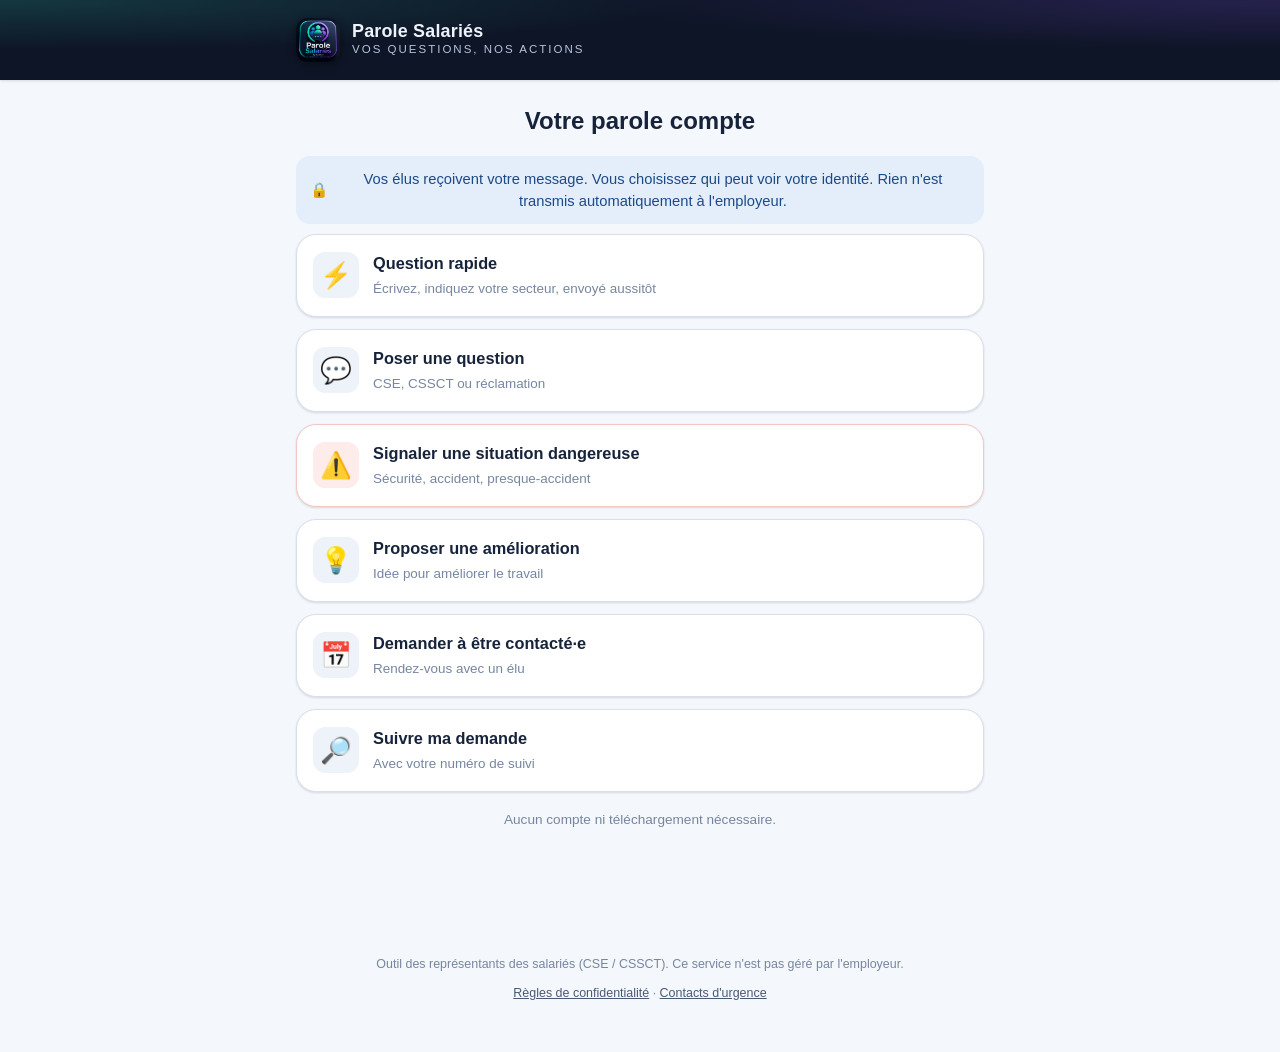
<file: index.html>
<!doctype html>
<html lang="fr">
<head>
  <meta charset="utf-8" />
  <meta name="viewport" content="width=device-width, initial-scale=1, viewport-fit=cover" />
  <meta name="theme-color" content="#0e1526" />
  <meta name="description" content="Parole Salariés By Cedmad — déposez une question, un signalement ou une proposition à vos élus CSE / CSSCT. Vos questions, nos actions." />
  <title>Parole Salariés By Cedmad — Portail salarié</title>
  <link rel="manifest" href="manifest.webmanifest" />
  <link rel="apple-touch-icon" href="assets/apple-touch-icon.png" />
  <link rel="icon" href="assets/icon-192.png" />
  <link rel="stylesheet" href="css/styles.css" />
  <link rel="stylesheet" href="css/portal.css" />
</head>
<body>
  <a class="visually-hidden" href="#main">Aller au contenu</a>

  <header class="app-header">
    <div class="container">
      <img class="logo" src="assets/logo.png" alt="Logo Parole Salariés By Cedmad" />
      <div>
        <div class="brand-name">Parole Salariés</div>
        <div class="brand-sub">Vos questions, nos actions</div>
      </div>
    </div>
  </header>

  <main id="main" class="portal">
    <div class="container">
      <!-- Les écrans sont injectés par salarie.js -->
      <div id="app-root" aria-live="polite"></div>
    </div>
  </main>

  <footer class="portal-foot">
    <p>Outil des représentants des salariés (CSE / CSSCT). Ce service n'est pas géré par l'employeur.</p>
    <p>
      <a href="#" data-nav="confidentialite">Règles de confidentialité</a> ·
      <a href="#" data-nav="urgence">Contacts d'urgence</a>
    </p>
  </footer>

  <div id="toast-host"></div>

  <script src="js/vendor/supabase.min.js"></script>
  <script src="js/config.js"></script>
  <script src="js/ui.js"></script>
  <script src="js/store.js"></script>
  <script src="js/assistant.js"></script>
  <script src="js/api.js"></script>
  <script src="js/data.js"></script>
  <script src="js/salarie.js"></script>
  <script>
    if ('serviceWorker' in navigator) {
      window.addEventListener('load', () => navigator.serviceWorker.register('service-worker.js').catch(() => {}));
    }
  </script>
</body>
</html>
</file>
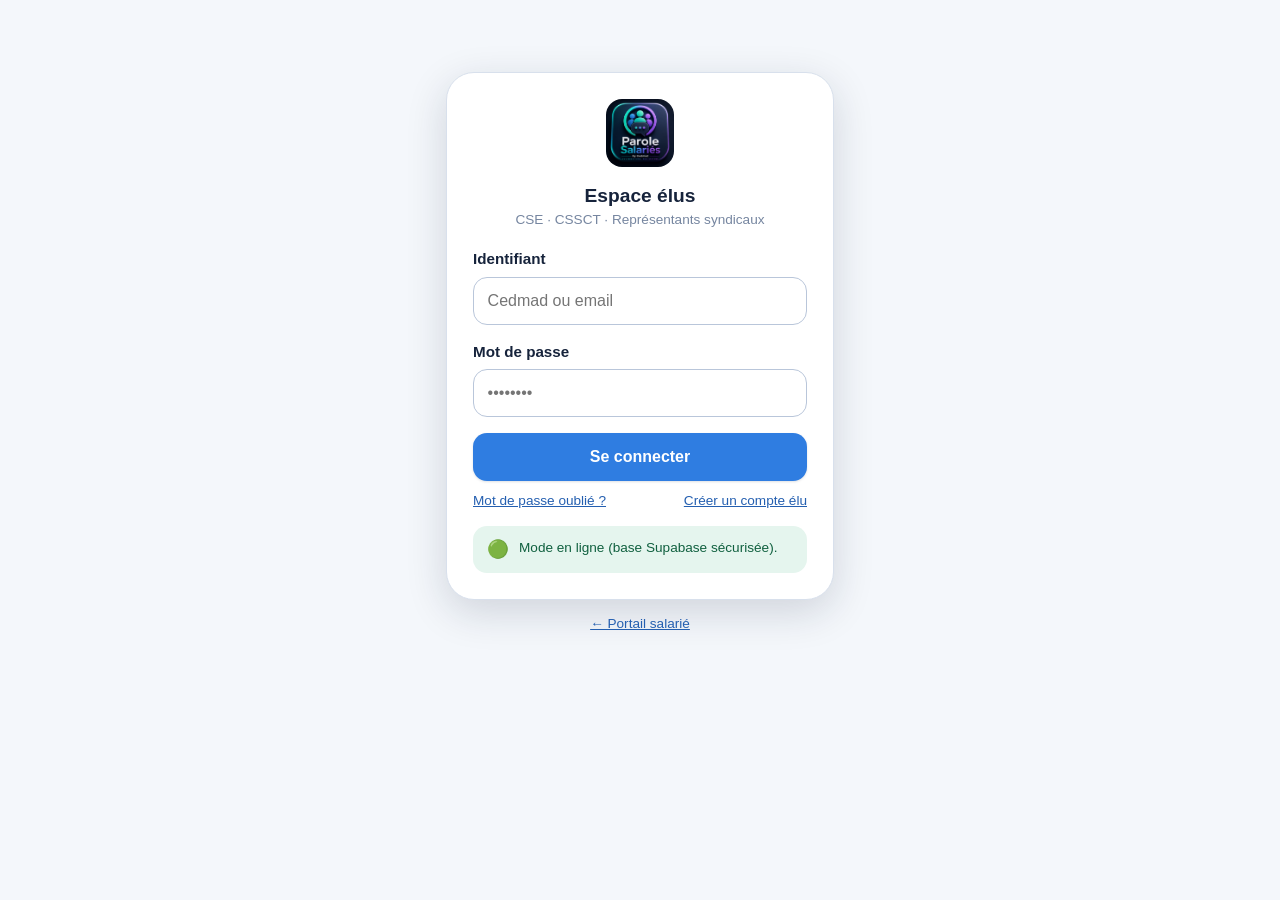
<file: elus.html>
<!doctype html>
<html lang="fr">
<head>
  <meta charset="utf-8" />
  <meta name="viewport" content="width=device-width, initial-scale=1" />
  <meta name="theme-color" content="#0e1526" />
  <meta name="apple-mobile-web-app-capable" content="yes" />
  <meta name="apple-mobile-web-app-title" content="PS Élus" />
  <title>Parole Salariés By Cedmad — Espace élus</title>
  <link rel="manifest" href="elus.webmanifest" />
  <link rel="apple-touch-icon" href="assets/apple-touch-icon.png" />
  <link rel="icon" href="assets/icon-192.png" />
  <link rel="stylesheet" href="css/styles.css" />
  <link rel="stylesheet" href="css/elus.css" />
</head>
<body>
  <div id="elus-app"><!-- injecté par elus.js --></div>
  <div id="toast-host"></div>

  <!-- Bouton d'installation de l'application (PWA — icône Dock, fenêtre indépendante) -->
  <button id="install-btn" class="pwa-install-btn" type="button" hidden>
    ⬇︎<span class="lbl"> Installer l'application</span>
    <span id="install-close" class="pwa-install-close" role="button" tabindex="0"
          aria-label="Ne plus proposer l'installation" title="Ne plus proposer">✕</span>
  </button>

  <!-- Librairie Supabase + configuration + pilote en ligne (prêts) -->
  <script src="js/vendor/supabase.min.js"></script>
  <script src="js/config.js"></script>
  <script src="js/vendor/qrcode.min.js"></script>
  <script src="js/ui.js"></script>
  <script src="js/store.js"></script>
  <script src="js/assistant.js"></script>
  <script src="js/legal.js"></script>
  <script src="js/export.js"></script>
  <script src="js/api.js"></script>
  <script src="js/data.js"></script>
  <script src="js/elus.js"></script>

  <script>
    // Service worker (nécessaire pour l'installation en application)
    if ('serviceWorker' in navigator) {
      window.addEventListener('load', () => navigator.serviceWorker.register('service-worker.js').catch(() => {}));
    }
    // Invite d'installation (Chrome / Edge sur Mac)
    const installBtn = document.getElementById('install-btn');
    const closeBtn = document.getElementById('install-close');
    let deferredPrompt = null;
    const isStandalone = window.matchMedia('(display-mode: standalone)').matches || navigator.standalone;
    // `isStandalone` dit seulement « cette page tourne-t-elle DANS l'app installée ».
    // Rouvert dans un onglet normal, il repasse à false et l'invite réapparaissait alors
    // que l'app était déjà installée (et sur Safari, aucune API ne permet de le savoir).
    // On mémorise donc le choix : installée ou écartée = on ne propose plus.
    const HIDE_KEY = 'ps_install_dismissed';
    const isDismissed = () => { try { return localStorage.getItem(HIDE_KEY) === '1'; } catch (e) { return false; } };
    const dismiss = () => { try { localStorage.setItem(HIDE_KEY, '1'); } catch (e) {} installBtn.hidden = true; };
    const canOffer = () => !isStandalone && !isDismissed();
    closeBtn.addEventListener('click', (e) => { e.stopPropagation(); dismiss(); });
    closeBtn.addEventListener('keydown', (e) => { if (e.key === 'Enter' || e.key === ' ') { e.preventDefault(); e.stopPropagation(); dismiss(); } });

    window.addEventListener('beforeinstallprompt', (e) => {
      e.preventDefault(); deferredPrompt = e; if (canOffer()) installBtn.hidden = false;
    });
    installBtn.addEventListener('click', async () => {
      if (!deferredPrompt) return;
      deferredPrompt.prompt(); await deferredPrompt.userChoice; deferredPrompt = null; dismiss();
    });
    window.addEventListener('appinstalled', dismiss);
    // Safari (macOS/iOS) : pas d'invite auto → indice discret pour « Ajouter au Dock »
    const isSafari = /^((?!chrome|android|crios|edg).)*safari/i.test(navigator.userAgent);
    if (isSafari && canOffer()) {
      installBtn.hidden = false;
      installBtn.querySelector('.lbl').textContent = ' Ajouter au Dock (menu Fichier)';
      installBtn.addEventListener('click', () => {
        alert("Dans Safari : menu « Fichier » → « Ajouter au Dock… » pour installer l'espace élus comme application, avec sa propre fenêtre.\n\nDéjà fait ? Cliquez sur la croix ✕ pour ne plus voir cette invite.");
      });
    }
  </script>
</body>
</html>
</file>
<file: css/styles.css>
/* ===================================================================
   Parole Salariés By Cedmad — Design system partagé
   Palette : bleu profond / bleu clair / blanc + accent orange discret
   Identité logo : dégradé teal → bleu → violet sur navy
   Objectif : professionnel, rassurant, neutre, accessible (WCAG AA)
   =================================================================== */

:root {
  /* Couleurs de marque (dérivées du logo) */
  --brand-teal: #2ec4a6;
  --brand-blue: #2f7de1;
  --brand-purple: #7c4ddb;
  --brand-gradient: linear-gradient(120deg, #2ec4a6 0%, #2f7de1 50%, #7c4ddb 100%);

  /* Bleus profonds (fond navy du logo) */
  --navy-900: #0e1526;
  --navy-800: #16203a;
  --navy-700: #1e2c4d;

  /* Interface claire (portail salarié — rassurant, contrasté) */
  --bg: #f4f7fb;
  --surface: #ffffff;
  --surface-2: #eef3fa;
  --border: #d8e0ec;
  --border-strong: #b9c6da;

  /* Texte */
  --text: #16233b;
  --text-soft: #4a5a74;
  --text-mute: #7686a0;
  --on-dark: #eef3fb;

  /* Accents fonctionnels */
  --primary: #2f7de1;
  --primary-dark: #245fb0;
  --primary-soft: #e4eefb;
  --accent: #f08a24;         /* orange discret (spec) */
  --danger: #e0483d;         /* signalement / urgence */
  --danger-soft: #fdecea;
  --success: #1f9d6b;
  --success-soft: #e5f5ee;
  --warn: #d9932a;
  --warn-soft: #fbf1df;

  /* Rayons & ombres */
  --r-sm: 8px;
  --r-md: 14px;
  --r-lg: 20px;
  --r-xl: 28px;
  --shadow-sm: 0 1px 2px rgba(16,33,58,.06), 0 1px 3px rgba(16,33,58,.08);
  --shadow-md: 0 4px 16px rgba(16,33,58,.10);
  --shadow-lg: 0 12px 40px rgba(16,33,58,.16);

  --maxw: 720px;
  --tap: 48px; /* cible tactile minimale accessible */
}

/* ---------- Reset léger ---------- */
* { box-sizing: border-box; }
html { -webkit-text-size-adjust: 100%; }
body {
  margin: 0;
  font-family: -apple-system, BlinkMacSystemFont, "Segoe UI", Roboto, "Helvetica Neue", Arial, sans-serif;
  color: var(--text);
  background: var(--bg);
  line-height: 1.5;
  font-size: 16px;
  -webkit-font-smoothing: antialiased;
}
h1, h2, h3, h4 { line-height: 1.25; margin: 0 0 .4em; font-weight: 700; }
h1 { font-size: 1.5rem; }
h2 { font-size: 1.2rem; }
h3 { font-size: 1.02rem; }
p { margin: 0 0 .8em; }
a { color: var(--primary-dark); }
img { max-width: 100%; }
:focus-visible { outline: 3px solid var(--primary); outline-offset: 2px; border-radius: 4px; }
.visually-hidden {
  position: absolute; width: 1px; height: 1px; padding: 0; margin: -1px;
  overflow: hidden; clip: rect(0,0,0,0); white-space: nowrap; border: 0;
}

/* ---------- Boutons ---------- */
.btn {
  display: inline-flex; align-items: center; justify-content: center; gap: .5em;
  min-height: var(--tap); padding: .7em 1.25em;
  font-size: 1rem; font-weight: 600; font-family: inherit;
  border: 1px solid transparent; border-radius: var(--r-md);
  background: var(--surface-2); color: var(--text);
  cursor: pointer; text-decoration: none; text-align: center;
  transition: transform .06s ease, background .15s ease, box-shadow .15s ease;
}
.btn:active { transform: translateY(1px); }
.btn:disabled { opacity: .5; cursor: not-allowed; }
.btn-primary { background: var(--primary); color: #fff; box-shadow: var(--shadow-sm); }
.btn-primary:hover { background: var(--primary-dark); }
.btn-gradient { background: var(--brand-gradient); color: #fff; box-shadow: var(--shadow-md); }
.btn-ghost { background: transparent; border-color: var(--border-strong); color: var(--text); }
.btn-ghost:hover { background: var(--surface-2); }
.btn-danger { background: var(--danger); color: #fff; }
.btn-danger:hover { filter: brightness(.94); }
.btn-block { width: 100%; }
.btn-sm { min-height: 38px; padding: .45em .85em; font-size: .9rem; border-radius: var(--r-sm); }
.btn-lg { min-height: 56px; font-size: 1.08rem; }

/* ---------- Badges / puces ---------- */
.badge {
  display: inline-flex; align-items: center; gap: .35em;
  padding: .2em .6em; border-radius: 999px;
  font-size: .78rem; font-weight: 600; line-height: 1.4;
  background: var(--surface-2); color: var(--text-soft);
  border: 1px solid var(--border);
}
.badge-primary { background: var(--primary-soft); color: var(--primary-dark); border-color: transparent; }
.badge-danger  { background: var(--danger-soft); color: #a5271e; border-color: transparent; }
.badge-success { background: var(--success-soft); color: #10603f; border-color: transparent; }
.badge-warn    { background: var(--warn-soft); color: #8a5a12; border-color: transparent; }
.badge-mute    { background: var(--surface-2); color: var(--text-mute); }
.dot { width: 8px; height: 8px; border-radius: 50%; display: inline-block; }

/* ---------- Cartes ---------- */
.card {
  background: var(--surface); border: 1px solid var(--border);
  border-radius: var(--r-lg); box-shadow: var(--shadow-sm);
}
.card-pad { padding: 18px; }

/* ---------- Formulaires ---------- */
label { display: block; font-weight: 600; margin-bottom: .35em; font-size: .95rem; }
.hint { color: var(--text-mute); font-weight: 400; font-size: .85rem; margin-top: .25em; }
input[type=text], input[type=password], input[type=email], input[type=search],
textarea, select {
  width: 100%; font: inherit; color: var(--text);
  padding: .7em .85em; background: var(--surface);
  border: 1.5px solid var(--border-strong); border-radius: var(--r-md);
  transition: border-color .15s ease, box-shadow .15s ease;
}
textarea { min-height: 120px; resize: vertical; }
input:focus, textarea:focus, select:focus {
  border-color: var(--primary); outline: none;
  box-shadow: 0 0 0 3px var(--primary-soft);
}
.field { margin-bottom: 16px; }

/* ---------- Utilitaires ---------- */
.container { max-width: var(--maxw); margin: 0 auto; padding: 0 16px; }
.stack > * + * { margin-top: var(--gap, 14px); }
.row { display: flex; gap: 10px; flex-wrap: wrap; }
.row-between { display: flex; justify-content: space-between; align-items: center; gap: 10px; }
.grow { flex: 1; }
.center { text-align: center; }
.muted { color: var(--text-mute); }
.soft { color: var(--text-soft); }
.small { font-size: .85rem; }
.mt-0 { margin-top: 0; } .mb-0 { margin-bottom: 0; }
.hidden { display: none !important; }
.divider { height: 1px; background: var(--border); border: 0; margin: 18px 0; }
.pill-list { display: flex; flex-wrap: wrap; gap: 8px; }

/* Bandeau de confidentialité / info */
.notice {
  border-radius: var(--r-md); padding: 12px 14px; font-size: .92rem;
  display: flex; gap: 10px; align-items: flex-start;
}
.notice-info { background: var(--primary-soft); color: #1c4a86; }
.notice-warn { background: var(--warn-soft); color: #7d5211; }
.notice-danger { background: var(--danger-soft); color: #932018; }
.notice-success { background: var(--success-soft); color: #10603f; }
.notice .ico { font-size: 1.1rem; line-height: 1.3; }

/* ---------- Toast ---------- */
#toast-host {
  position: fixed; left: 50%; bottom: 24px; transform: translateX(-50%);
  z-index: 9999; display: flex; flex-direction: column; gap: 8px; align-items: center;
  pointer-events: none; width: min(92vw, 460px);
}
.toast {
  background: var(--navy-800); color: #fff; padding: 12px 16px;
  border-radius: var(--r-md); box-shadow: var(--shadow-lg);
  font-size: .92rem; animation: toastIn .2s ease; width: 100%;
}
.toast.ok { border-left: 4px solid var(--success); }
.toast.err { border-left: 4px solid var(--danger); }
@keyframes toastIn { from { opacity: 0; transform: translateY(10px); } }

/* ---------- Accessibilité : mouvement réduit ---------- */
@media (prefers-reduced-motion: reduce) {
  * { animation: none !important; transition: none !important; }
}
</file>
<file: css/portal.css>
/* ===================================================================
   Portail salarié — mise en page (mobile-first, §3, §11)
   =================================================================== */

.app-header {
  background: var(--navy-900);
  background-image: radial-gradient(120% 140% at 0% 0%, rgba(46,196,166,.20), transparent 45%),
                    radial-gradient(120% 140% at 100% 0%, rgba(124,77,219,.22), transparent 45%);
  color: var(--on-dark);
  padding: 18px 16px;
  position: sticky; top: 0; z-index: 20;
  box-shadow: var(--shadow-sm);
}
.app-header .container { display: flex; align-items: center; gap: 12px; }
.app-header img.logo { width: 44px; height: 44px; border-radius: 12px; box-shadow: 0 2px 8px rgba(0,0,0,.4); }
.app-header .brand-name { font-weight: 800; font-size: 1.12rem; letter-spacing: .2px; line-height: 1.1; }
.app-header .brand-sub { font-size: .72rem; color: #b6c4dc; letter-spacing: 2px; text-transform: uppercase; }

main.portal { padding: 18px 0 90px; }
.screen { animation: fade .25s ease; }
@keyframes fade { from { opacity: 0; transform: translateY(6px); } }

/* Hero accueil */
.hero {
  text-align: center; padding: 8px 0 4px;
}
.hero h1 { font-size: 1.5rem; }
.confidence {
  background: var(--primary-soft); color: #1c4a86;
  border-radius: var(--r-md); padding: 12px 14px; font-size: .92rem;
  display: inline-flex; gap: 8px; align-items: center; margin: 6px auto 4px;
}

/* Boutons d'action principaux (gros, accessibles §11) */
.action-list { display: grid; gap: 12px; margin-top: 6px; }
.action-btn {
  display: flex; align-items: center; gap: 14px; width: 100%;
  padding: 16px; min-height: 64px;
  background: var(--surface); border: 1.5px solid var(--border);
  border-radius: var(--r-lg); box-shadow: var(--shadow-sm);
  cursor: pointer; text-align: left; font: inherit; color: var(--text);
  transition: border-color .15s, transform .06s, box-shadow .15s;
}
.action-btn:hover { border-color: var(--primary); box-shadow: var(--shadow-md); }
.action-btn:active { transform: translateY(1px); }
.action-btn .ic { font-size: 1.6rem; width: 46px; height: 46px; flex: 0 0 46px;
  display: grid; place-items: center; border-radius: 12px; background: var(--surface-2); }
.action-btn .lab { font-weight: 700; font-size: 1.02rem; }
.action-btn .sub { font-size: .84rem; color: var(--text-mute); font-weight: 400; }
.action-btn.danger { border-color: #f3c6c1; }
.action-btn.danger .ic { background: var(--danger-soft); }

/* Cartes de choix (type de demande / confidentialité) */
.choice-grid { display: grid; gap: 10px; }
.choice {
  display: flex; align-items: center; gap: 12px; padding: 14px;
  border: 1.5px solid var(--border); border-radius: var(--r-md);
  background: var(--surface); cursor: pointer; transition: all .15s; width: 100%; text-align: left; font: inherit; color: inherit;
}
.choice:hover { border-color: var(--primary); background: var(--primary-soft); }
.choice.selected { border-color: var(--primary); background: var(--primary-soft); box-shadow: 0 0 0 2px var(--primary-soft); }
.choice .ic { font-size: 1.3rem; }
.choice .t { font-weight: 600; }
.choice .d { font-size: .82rem; color: var(--text-mute); }
.choice .check { margin-left: auto; color: var(--primary); font-weight: 800; opacity: 0; }
.choice.selected .check { opacity: 1; }

/* Barre de progression (§11) */
.progress { display: flex; gap: 6px; margin: 4px 0 18px; }
.progress .step { height: 6px; flex: 1; background: var(--border); border-radius: 999px; }
.progress .step.done { background: var(--brand-gradient); }

/* Assistant conversationnel */
.assistant-intro {
  display: flex; gap: 10px; align-items: flex-start;
  background: var(--surface-2); border-radius: var(--r-md); padding: 12px 14px; margin-bottom: 14px;
}
.assistant-intro .av { width: 34px; height: 34px; border-radius: 10px; background: var(--brand-gradient);
  display: grid; place-items: center; color: #fff; font-size: 1.1rem; flex: 0 0 34px; }
.q-block { margin-bottom: 16px; }
.q-block .q-theme { font-size: .72rem; text-transform: uppercase; letter-spacing: 1px; color: var(--primary-dark); font-weight: 700; }
.q-block .q-label { font-weight: 600; margin: 2px 0 6px; }

/* Récap validation (§3.5) */
.recap dt { font-size: .78rem; color: var(--text-mute); text-transform: uppercase; letter-spacing: .5px; }
.recap dd { margin: 2px 0 12px; font-weight: 600; }
.recap blockquote { margin: 0; padding: 10px 12px; background: var(--surface-2); border-radius: var(--r-md); font-style: italic; color: var(--text-soft); }

/* Confirmation code de suivi (§3.6) */
.code-box {
  text-align: center; padding: 20px; border-radius: var(--r-lg);
  background: var(--navy-800); color: #fff; margin: 14px 0;
}
.code-box .ref { font-size: 1.8rem; font-weight: 800; letter-spacing: 2px; font-family: ui-monospace, Menlo, monospace; }
.code-box .secret { font-size: 1.4rem; font-weight: 800; letter-spacing: 4px; color: var(--brand-teal); font-family: ui-monospace, Menlo, monospace; }
.code-box .lbl { font-size: .72rem; text-transform: uppercase; letter-spacing: 1px; color: #b6c4dc; }

/* Barre d'action bas de page */
.form-actions { display: flex; gap: 10px; margin-top: 20px; }

/* Pièces jointes */
.attach-item { display: flex; align-items: center; gap: 8px; padding: 8px 10px; background: var(--surface-2); border-radius: var(--r-sm); font-size: .88rem; }
.attach-item button { margin-left: auto; }

footer.portal-foot { text-align: center; color: var(--text-mute); font-size: .78rem; padding: 24px 16px 40px; }
footer.portal-foot a { color: var(--text-soft); }

/* Petits écrans : champs secteur/zone lisibles en pleine largeur plutôt que serrés côte à côte
   (!important nécessaire : les deux champs ont un min-width en style inline) */
@media (max-width: 420px) {
  #etab, #serv { min-width: 100% !important; }
}
</file>
<file: css/elus.css>
/* ===================================================================
   Espace élus — tableau de bord (optimisé ordinateur/tablette/mobile §13)
   =================================================================== */

.elus-topbar {
  background: var(--navy-900);
  background-image: radial-gradient(100% 180% at 0% 0%, rgba(46,196,166,.18), transparent 45%),
                    radial-gradient(100% 180% at 100% 0%, rgba(124,77,219,.20), transparent 45%);
  color: var(--on-dark); padding: 10px 18px;
  display: flex; align-items: center; gap: 12px; flex-wrap: wrap; row-gap: 8px;
  position: sticky; top: 0; z-index: 30; box-shadow: var(--shadow-sm);
}
.elus-topbar img { width: 34px; height: 34px; border-radius: 9px; flex-shrink: 0; }
.elus-topbar .title { font-weight: 800; font-size: 1rem; }
.elus-topbar .title small { display: block; font-size: .66rem; color: #b6c4dc; letter-spacing: 1.5px; text-transform: uppercase; font-weight: 600; }
.elus-topbar .spacer { flex: 1; }
.topbar-actions { display: flex; align-items: center; gap: 8px; flex-wrap: wrap; margin-left: auto; }
.elus-topbar .who { font-size: .82rem; text-align: right; color: #d4deee; display: flex; align-items: center; gap: 6px; flex-wrap: wrap; }
.elus-topbar .who b { color: #fff; }
.elus-topbar .role-chip { font-size: .68rem; background: rgba(255,255,255,.12); padding: 2px 8px; border-radius: 999px; white-space: nowrap; }
.tb-btn { white-space: nowrap; }

@media (max-width: 640px) {
  .elus-topbar { padding: 10px 14px; gap: 8px; }
  .elus-topbar .title { font-size: .9rem; }
  .elus-topbar .spacer { flex-basis: 100%; height: 0; }
  .topbar-actions { width: 100%; margin-left: 0; justify-content: space-between; }
  .elus-topbar .who { flex-basis: 100%; order: -1; font-size: .76rem; justify-content: flex-start; }
  .tb-btn .lbl { display: none; }
  .tb-btn { flex: 1 1 0; min-width: 0; padding: .5em .4em; }
}

.elus-shell { display: flex; min-height: calc(100vh - 54px); }
.elus-nav {
  width: 220px; flex: 0 0 220px; background: var(--surface); border-right: 1px solid var(--border);
  padding: 12px 10px; position: sticky; top: 54px; align-self: flex-start; height: calc(100vh - 54px); overflow-y: auto;
}
.elus-nav a {
  display: flex; align-items: center; gap: 10px; padding: 10px 12px; border-radius: var(--r-md);
  color: var(--text-soft); text-decoration: none; font-weight: 600; font-size: .92rem; margin-bottom: 2px; cursor: pointer;
}
.elus-nav a:hover { background: var(--surface-2); color: var(--text); }
.elus-nav a.active { background: var(--primary-soft); color: var(--primary-dark); }
.elus-nav a .n { margin-left: auto; background: var(--danger); color: #fff; font-size: .7rem; border-radius: 999px; padding: 1px 7px; }

/* min-width:0 — sans ça, un enfant large (le tableau croisé des statistiques, en
   white-space:nowrap) impose sa largeur au conteneur flex et décale toute la page
   horizontalement, au lieu de défiler dans son propre cadre (.hm-scroll). */
.elus-main { flex: 1; min-width: 0; padding: 22px; max-width: 1100px; }
.elus-main h1 { font-size: 1.4rem; margin-bottom: 4px; }
.page-sub { color: var(--text-mute); margin-bottom: 18px; }

/* Cartes stat du tableau de bord */
.kpi-grid { display: grid; grid-template-columns: repeat(auto-fill, minmax(160px, 1fr)); gap: 12px; margin-bottom: 22px; }
.kpi { background: var(--surface); border: 1px solid var(--border); border-radius: var(--r-lg); padding: 16px; box-shadow: var(--shadow-sm); cursor: pointer; transition: box-shadow .15s, transform .06s; }
.kpi:hover { box-shadow: var(--shadow-md); }
.kpi:active { transform: translateY(1px); }
.kpi .v { font-size: 1.9rem; font-weight: 800; line-height: 1; }
.kpi .l { font-size: .82rem; color: var(--text-mute); margin-top: 6px; }
.kpi.alert .v { color: var(--danger); }
.kpi.warn .v { color: var(--warn); }
.kpi.ok .v { color: var(--success); }

/* Liste de demandes */
.filters { display: flex; gap: 8px; flex-wrap: wrap; margin-bottom: 14px; align-items: center; }
.filters select, .filters input { width: auto; min-width: 130px; padding: .5em .7em; }

.dem-item {
  display: flex; gap: 12px; align-items: flex-start; padding: 14px; background: var(--surface);
  border: 1px solid var(--border); border-radius: var(--r-md); margin-bottom: 8px; cursor: pointer; transition: border-color .15s;
}
.dem-item:hover { border-color: var(--primary); }
.dem-item .ic { font-size: 1.3rem; }
.dem-item .body { flex: 1; min-width: 0; }
.dem-item .body .res { font-weight: 600; }
.dem-item .body .meta { font-size: .8rem; color: var(--text-mute); margin-top: 3px; display: flex; gap: 6px; flex-wrap: wrap; align-items: center; }
.dem-item .right { text-align: right; white-space: nowrap; }

/* Fiche demande */
.fiche-grid { display: grid; grid-template-columns: 1fr 320px; gap: 18px; align-items: start; }
.fiche-col .card { margin-bottom: 14px; }
.original-quote { background: var(--surface-2); border-left: 4px solid var(--primary); padding: 12px 14px; border-radius: var(--r-md); font-style: italic; color: var(--text-soft); }
.kv { display: grid; grid-template-columns: 130px 1fr; gap: 6px 10px; font-size: .92rem; }
.kv dt { color: var(--text-mute); }
.kv dd { margin: 0; font-weight: 600; }

.msg { padding: 10px 12px; border-radius: var(--r-md); margin-bottom: 8px; font-size: .92rem; }
.msg.elu { background: var(--primary-soft); }
.msg.salarie { background: var(--surface-2); }
.msg.interne { background: var(--warn-soft); border: 1px dashed var(--warn); }
.msg .who { font-size: .72rem; color: var(--text-mute); margin-bottom: 3px; }

/* Formulations générées (§5) */
.formul { border: 1px solid var(--border); border-radius: var(--r-md); padding: 12px; margin-bottom: 10px; }
.formul-chosen { border-color: var(--success); border-width: 2px; }
.formul h4 { margin: 0 0 2px; font-size: .95rem; }
.formul .fin { font-size: .76rem; color: var(--text-mute); margin-bottom: 6px; }
.formul .txt { background: var(--surface-2); border-radius: var(--r-sm); padding: 10px; white-space: pre-wrap; font-size: .9rem; }
.formul .acts { display: flex; gap: 6px; margin-top: 8px; }

/* Comptes élus — Administration (groupés par rôle, repliés) */
.elu-group-h { font-size: .74rem; font-weight: 700; text-transform: uppercase; letter-spacing: .5px; color: var(--text-mute); margin: 16px 0 6px; }
.elu-group-h:first-child { margin-top: 0; }
.elu-row summary.elu-row-summary {
  cursor: pointer; list-style: none; padding: 10px 12px;
  display: flex; align-items: center; gap: 8px; flex-wrap: wrap;
}
.elu-row summary.elu-row-summary::-webkit-details-marker { display: none; }
.elu-row summary.elu-row-summary::before { content: '▸'; color: var(--text-mute); font-size: .8rem; transition: transform .12s; }
.elu-row[open] summary.elu-row-summary::before { transform: rotate(90deg); }
.elu-row-email { margin-left: auto; }
@media (max-width: 640px) {
  .elu-row-email { margin-left: 0; flex-basis: 100%; }
}

/* Login */
.login-wrap { max-width: 420px; margin: 8vh auto; padding: 0 16px; }
.login-card { background: var(--surface); border: 1px solid var(--border); border-radius: var(--r-xl); padding: 26px; box-shadow: var(--shadow-lg); }
.login-card .brand { text-align: center; margin-bottom: 18px; }
.login-card .brand img { width: 68px; height: 68px; border-radius: 16px; }
.demo-accounts { margin-top: 16px; }
.demo-accounts button { width: 100%; text-align: left; margin-bottom: 6px; }

/* QR */
#qr-box { display: inline-block; padding: 16px; background: #fff; border-radius: var(--r-md); border: 1px solid var(--border); }

/* Barre de progression du statut */
.status-flow { display: flex; flex-wrap: wrap; gap: 4px; }
.status-flow .s { font-size: .72rem; padding: 3px 8px; border-radius: 999px; background: var(--surface-2); color: var(--text-mute); }
.status-flow .s.cur { background: var(--primary); color: #fff; font-weight: 700; }
.status-flow .s.done { background: var(--primary-soft); color: var(--primary-dark); }

/* Barres de stats simples */
.bar-row { display: grid; grid-template-columns: 160px 1fr 40px; align-items: center; gap: 10px; margin-bottom: 6px; font-size: .85rem; }
.bar { height: 12px; background: var(--brand-gradient); border-radius: 999px; }
.bar-track { background: var(--surface-2); border-radius: 999px; }

/* Camembert coloré (sujets / secteurs) — parts cliquables (SVG) */
.pie-wrap { display: flex; align-items: center; gap: 24px; flex-wrap: wrap; margin-top: 10px; }
.pie { width: 160px; height: 160px; min-width: 160px; border-radius: 50%; }
.pie-slice { cursor: pointer; transition: opacity .12s, transform .12s; transform-origin: 50% 50%; outline: none; }
.pie-slice:hover, .pie-slice:focus-visible { opacity: .82; transform: scale(1.035); }
.pie-slice:focus-visible { stroke: var(--text); stroke-width: 2; }
.pie-legend { display: flex; flex-direction: column; gap: 2px; flex: 1; min-width: 180px; }
.pie-legend-row { display: flex; align-items: center; gap: 8px; font-size: .85rem; padding: 5px 6px; border-radius: var(--r-sm); }
.pie-dot { width: 11px; height: 11px; border-radius: 3px; flex-shrink: 0; }
.pie-label { flex: 1; }
.pie-val { font-weight: 600; }
.pie-legend-row .go { color: var(--text-mute); font-weight: 700; opacity: 0; transition: opacity .12s; }
.pie-legend-row.clickable:hover .go, .pie-legend-row.clickable:focus-visible .go { opacity: 1; }

/* Éléments de statistiques cliquables (légendes, cases du tableau croisé, mois) */
.clickable { cursor: pointer; }
.pie-legend-row.clickable:hover, .pie-legend-row.clickable:focus-visible,
.bar-row.clickable:hover, .bar-row.clickable:focus-visible { background: var(--surface-2); outline: none; }
.bar-row.clickable { padding: 4px 6px; border-radius: var(--r-sm); margin-left: -6px; margin-right: -6px; }
table.heatmap td.clickable:hover, table.heatmap th.clickable:hover,
table.heatmap td.clickable:focus-visible, table.heatmap th.clickable:focus-visible {
  outline: 2px solid var(--primary); outline-offset: -2px;
}

/* Puces de filtres actifs (liste des demandes) */
.filter-chips { display: flex; flex-wrap: wrap; gap: 6px; align-items: center; margin-bottom: 12px; }
.filter-chips:empty { display: none; }
.filter-chip {
  display: inline-flex; align-items: center; gap: 6px; font: inherit; font-size: .8rem; font-weight: 600;
  background: var(--primary-soft); color: var(--primary-dark); border: 0;
  padding: 5px 10px; border-radius: 999px; cursor: pointer;
}
.filter-chip:hover { background: var(--primary); color: #fff; }

/* Comparaison inter-secteurs (heatmap) */
.hm-scroll { overflow-x: auto; margin-top: 10px; }
table.heatmap { border-collapse: collapse; font-size: .82rem; white-space: nowrap; }
table.heatmap th, table.heatmap td { padding: 7px 10px; text-align: center; border: 1px solid var(--border); }
table.heatmap thead th { background: var(--surface-2); color: var(--text-mute); font-weight: 600; }
table.heatmap tbody th { text-align: left; background: var(--surface-2); color: var(--text); font-weight: 600; }
table.heatmap td.hm-total { font-weight: 700; background: var(--surface-2); }

/* Bouton d'installation PWA (flottant) */
.pwa-install-btn {
  position: fixed; right: 16px; bottom: 16px; z-index: 9998;
  display: inline-flex; align-items: center; gap: 8px;
  padding: 10px 16px; border: 0; border-radius: 12px; color: #fff;
  font: 600 14px/1 -apple-system, sans-serif;
  background: linear-gradient(120deg, #2ec4a6, #2f7de1, #7c4ddb);
  box-shadow: 0 8px 24px rgba(16,33,58,.28); cursor: pointer;
}
/* `display` ci-dessus écrase l'attribut HTML `hidden` (une règle d'auteur l'emporte
   toujours sur la feuille du navigateur `[hidden]{display:none}`). Sans cette règle,
   `installBtn.hidden = true` n'avait AUCUN effet visuel : le bouton restait affiché
   en permanence, y compris dans l'application déjà installée et après avoir cliqué
   la croix — le choix était bien enregistré, mais rien ne disparaissait à l'écran. */
.pwa-install-btn[hidden] { display: none; }

/* Croix « ne plus proposer » — l'invite d'installation réapparaissait sinon à chaque
   ouverture dans un onglet normal, même une fois l'application installée. */
.pwa-install-close {
  display: inline-flex; align-items: center; justify-content: center;
  width: 20px; height: 20px; margin-left: 2px; border-radius: 50%;
  background: rgba(255,255,255,.22); font-size: 11px; line-height: 1; cursor: pointer; flex-shrink: 0;
}
.pwa-install-close:hover, .pwa-install-close:focus-visible { background: rgba(255,255,255,.42); outline: none; }

@media (max-width: 640px) {
  .pwa-install-btn { right: 12px; bottom: 12px; padding: 10px 12px; border-radius: 999px; }
  .pwa-install-btn .lbl { display: none; }
  .elus-main { padding-bottom: 72px; }
}

/* Responsive */
.nav-toggle { display: none; }
@media (max-width: 860px) {
  .fiche-grid { grid-template-columns: 1fr; }
  .elus-shell { display: block; }
  .elus-nav { position: static; width: auto; height: auto; display: flex; gap: 6px; overflow-x: auto; border-right: 0; border-bottom: 1px solid var(--border); }
  .elus-nav a { white-space: nowrap; }
  .elus-nav a .n { margin-left: 6px; }
  .elus-main { padding: 16px; }
}
</file>
